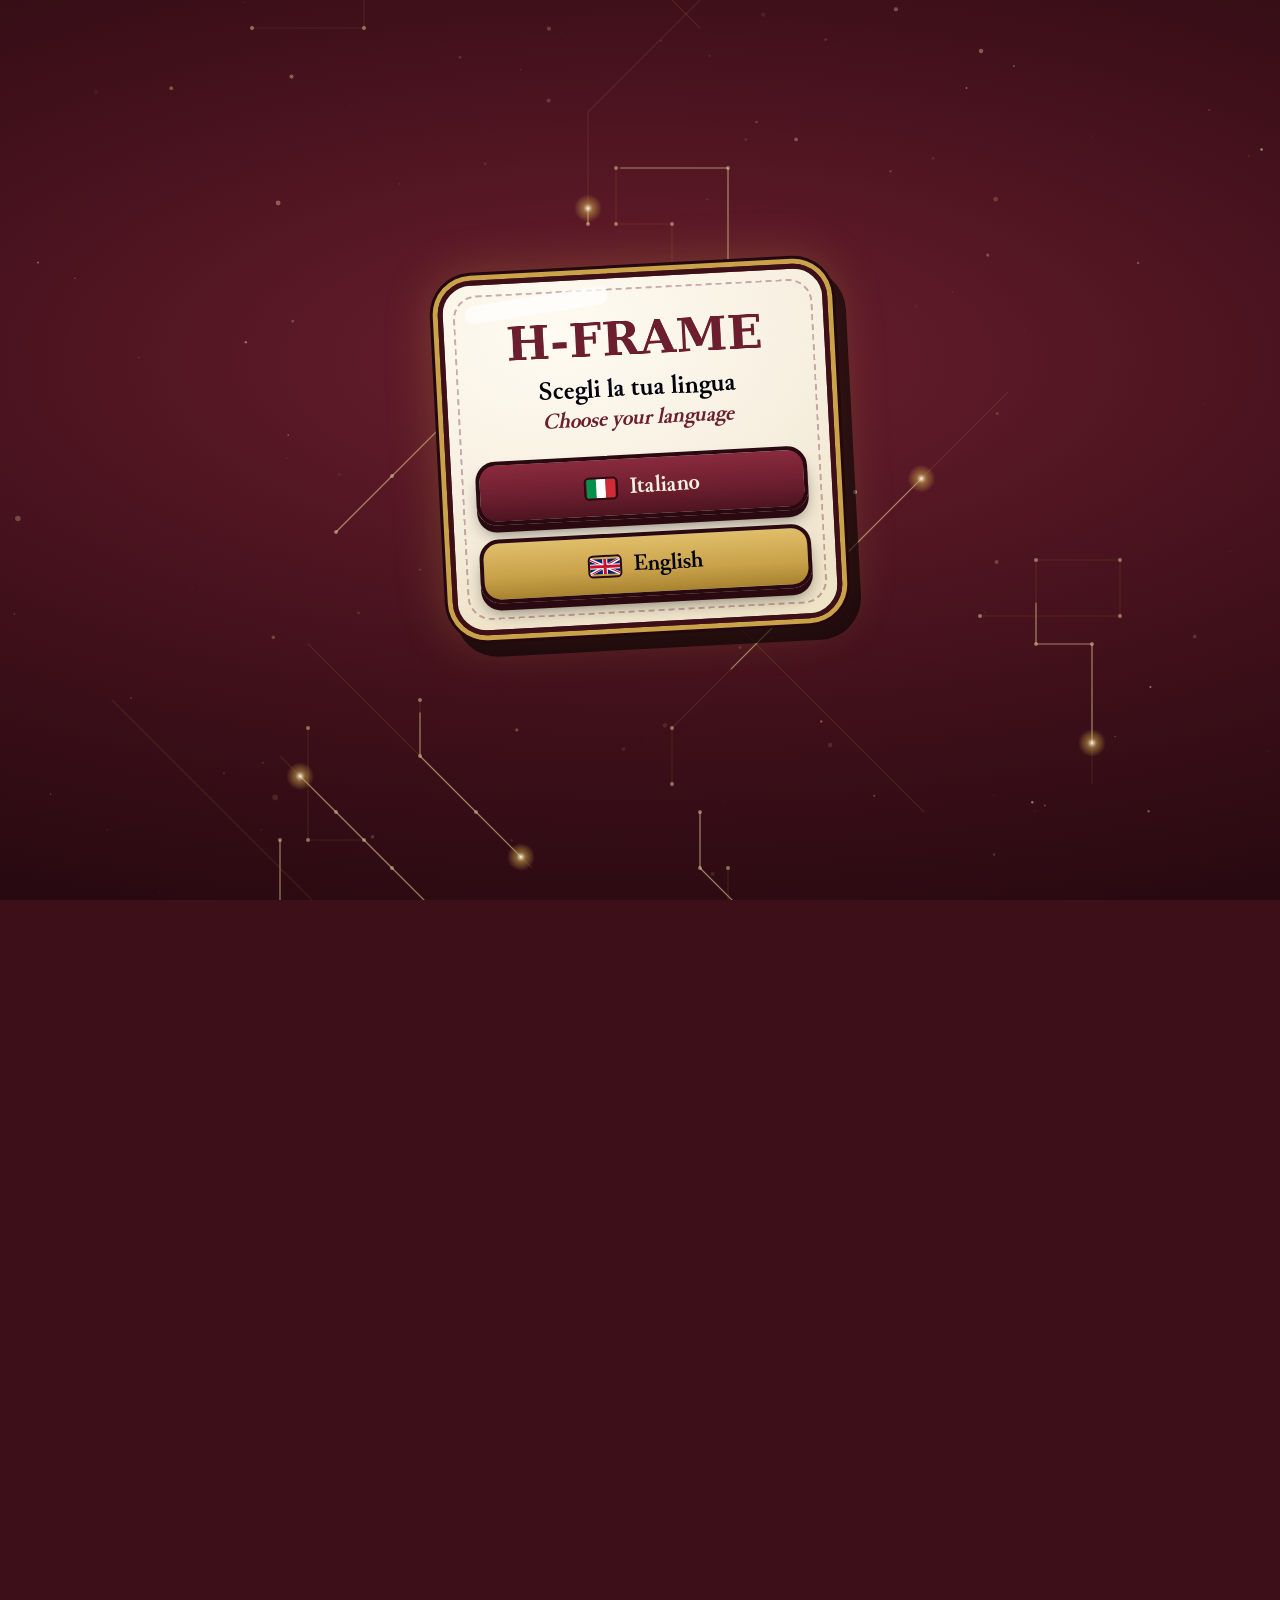
<file: index.html>
<!doctype html>
<html lang="it">
<head>
<meta charset="utf-8">
<meta name="viewport" content="width=device-width, initial-scale=1, viewport-fit=cover">
<title>H-FRAME · AI &amp; Cybersecurity Club · H-FARM College</title>
<meta name="description" content="H-FRAME è il club studentesco di H-FARM College dedicato ad AI e Cybersecurity. Iscriviti, entra nel gruppo e seguici.">
<meta name="theme-color" content="#3D0F19">
<meta property="og:title" content="H-FRAME · AI & Cybersecurity Club">
<meta property="og:description" content="Il club studentesco di H-FARM College per AI e Cybersecurity.">
<meta property="og:image" content="https://gudamee.github.io/h-frame/assets/og-v5.png">
<meta property="og:url" content="https://gudamee.github.io/h-frame/">
<meta property="og:type" content="website">
<meta name="twitter:card" content="summary_large_image">
<link rel="icon" href="assets/favicon-v5.png">
<link rel="apple-touch-icon" href="assets/apple-touch-icon-v5.png">
<link rel="preload" href="assets/fonts/JunicodeVF-Roman-latin.woff2" as="font" type="font/woff2" crossorigin>
<link rel="preload" href="assets/fonts/Silkscreen-Bold.woff2" as="font" type="font/woff2" crossorigin>
<link rel="preload" href="assets/fonts/DejaVuSerif-Bold-sub.woff2" as="font" type="font/woff2" crossorigin>
<link rel="stylesheet" href="assets/style.css?v=20261118a">
<script src="config.js?v=20261118a"></script>
<script src="i18n.js?v=20261118a"></script>
<script>/* evita il flash: sceglie subito se mostrare il badge lingua */
(function(){var l=null;try{l=localStorage.getItem("hframe-lang")}catch(e){}
var q=new URLSearchParams(location.search).get("lang");if(q==="it"||q==="en")l=q;
var d=document.documentElement;if(l==="it"||l==="en"){d.lang=l;d.dataset.lang=l}else{d.classList.add("intro")}})();</script>
</head>
<body>
<canvas id="bg" aria-hidden="true"></canvas>
<div class="progress" aria-hidden="true"><span></span></div>

<!-- Intro: badge scelta lingua (solo alla prima visita) -->
<div class="intro-layer" id="intro" role="dialog" aria-modal="true" aria-labelledby="introTitle">
  <div class="badge-wrap">
    <div class="badge">
      <img class="badge-logo" src="assets/hframe-logo-v5-bordeaux.png" alt="H-FRAME" width="2048" height="316">
      <p class="badge-title" id="introTitle"><span>Scegli la tua lingua</span><span class="slash">/</span><span lang="en">Choose your language</span></p>
      <div class="badge-btns">
        <button type="button" class="pick" data-pick="it"><svg class="flag" viewBox="0 0 3 2" aria-hidden="true"><rect width="1" height="2" fill="#009246"/><rect x="1" width="1" height="2" fill="#fff"/><rect x="2" width="1" height="2" fill="#CE2B37"/></svg><span>Italiano</span></button>
        <button type="button" class="pick" data-pick="en" lang="en"><svg class="flag" viewBox="0 0 60 30" aria-hidden="true"><clipPath id="gbc"><path d="M30,15h30v15zv15h-30zh-30v-15zv-15h30z"/></clipPath><path d="M0,0v30h60v-30z" fill="#012169"/><path d="M0,0 60,30M60,0 0,30" stroke="#fff" stroke-width="6"/><path d="M0,0 60,30M60,0 0,30" clip-path="url(#gbc)" stroke="#C8102E" stroke-width="4"/><path d="M30,0v30M0,15h60" stroke="#fff" stroke-width="10"/><path d="M30,0v30M0,15h60" stroke="#C8102E" stroke-width="6"/></svg><span>English</span></button>
      </div>
    </div>
  </div>
</div>

<!-- Toggle lingua sempre disponibile -->
<div class="lang-toggle" role="group" data-i18n-attr="aria-label:toggleLabel" aria-label="Lingua">
  <button type="button" data-set="it" aria-label="Italiano">IT</button>
  <button type="button" data-set="en" aria-label="English">EN</button>
</div>

<!-- Hero: logo grande; scorrendo si dissolve a pixel + fade + zoom (disegnato nel canvas da JS) -->
<div class="hero-stage" aria-hidden="true">
  <div class="logo-glow"></div>
  <canvas class="banner-cv"></canvas>
  <div class="logo-frame"><span class="corner tl"></span><span class="corner tr"></span><span class="corner bl"></span><span class="corner br"></span></div>
</div>

<main>
  <!-- 1. HERO -->
  <section class="hero" id="top">
    <h1 class="sr-only" aria-label="H-FRAME">H-FRAME</h1>
    <div class="hero-meta">
      <p class="hero-tag" data-i18n="heroTag"><span>AI</span><i>&amp;</i><span>Cybersecurity</span></p>
      <p class="hero-sub" data-i18n="heroSub">Club studentesco · H-FARM College</p>
    </div>
    <a class="scroll-hint" href="#links">
      <span class="sh-txt" data-i18n="scroll">Scorri per i contatti</span>
      <span class="sh-arr" aria-hidden="true">↓</span>
    </a>
  </section>

  <!-- 2. EPOCHE: momento a schermo intero, guidato dallo scroll -->
  <section class="eras" id="epoche" aria-labelledby="erasTitle">
    <div class="eras-pin">
      <div class="eras-glow" aria-hidden="true"></div>
      <div class="era-ticker" aria-hidden="true">
        <span class="era-label"></span>
      </div>
      <h2 class="eras-title" id="erasTitle">
        <span class="eras-lead" data-eras="lead"></span>
        <span class="eras-punch" data-eras="punch"></span>
      </h2>
      <ol class="era-dots" aria-hidden="true"></ol>
    </div>
  </section>

  <!-- Nastro in movimento -->
  <div class="marquee" aria-hidden="true">
    <div class="marquee-track"></div>
  </div>

  <!-- 3. COS'È -->
  <section class="about" id="cose">
    <p class="kicker reveal" data-i18n="kicker1">01 — Cos'è H-FRAME</p>
    <p class="words" data-words data-i18n="about1">
      H-FRAME è il club studentesco di H-FARM College dedicato a <em>AI</em> e <em>Cybersecurity</em>.
    </p>
    <p class="words small" data-words data-i18n="about2">
      Spieghiamo l'intelligenza artificiale in modo semplice, organizziamo workshop con professionisti e aziende e ti aiutiamo a usare strumenti come <em>Cursor</em> e <em>Claude&nbsp;Code</em>.
    </p>
  </section>

  <!-- 4. LINK -->
  <section class="links" id="links">
    <p class="kicker reveal" data-i18n="kicker2">02 — Entra in H-FRAME</p>
    <h2 class="links-title reveal" data-i18n="linksTitle">Tutto quello che ti serve,<br><span>in un tap.</span></h2>
    <nav class="btns" data-i18n-attr="aria-label:navLabel" aria-label="Link H-FRAME">
      <a class="btn b-form primary" data-link="form" href="#form" target="_blank" rel="noopener">
        <span class="ico"><svg viewBox="0 0 24 24"><path d="M8 3h8l1 2h2a1 1 0 0 1 1 1v14a1 1 0 0 1-1 1H5a1 1 0 0 1-1-1V6a1 1 0 0 1 1-1h2l1-2Z"/><path d="M8 11h8M8 15h5"/></svg></span>
        <span class="txt"><strong data-i18n="formT">Compila il form</strong><small data-i18n="formS">Iscriviti al club</small></span>
        <span class="arr">→</span>
      </a>
      <p class="wa-note reveal" data-i18n="waNote">L'iscrizione al gruppo WhatsApp è consigliata per stare al passo con gli eventi.</p>
      <a class="btn b-wa" data-link="whatsapp" href="#whatsapp" target="_blank" rel="noopener">
        <span class="ico"><svg viewBox="0 0 24 24" class="fill"><path d="M12 2.2a9.8 9.8 0 0 0-8.4 14.9L2.2 21.8l4.8-1.3A9.8 9.8 0 1 0 12 2.2Zm0 17.8a8 8 0 0 1-4.1-1.1l-.3-.2-2.9.8.8-2.8-.2-.3A8 8 0 1 1 12 20Zm4.4-6c-.2-.1-1.4-.7-1.7-.8-.2-.1-.4-.1-.5.1l-.8.9c-.1.2-.3.2-.5.1a6.6 6.6 0 0 1-3.3-2.9c-.2-.4.2-.4.7-1.3.1-.2 0-.3 0-.4l-.8-1.8c-.2-.5-.4-.4-.5-.4h-.5a.9.9 0 0 0-.7.3 2.8 2.8 0 0 0-.9 2.1 4.9 4.9 0 0 0 1 2.6 11.2 11.2 0 0 0 4.3 3.8c1.6.7 2.2.7 3 .6a2.6 2.6 0 0 0 1.7-1.2 2.1 2.1 0 0 0 .1-1.2c0-.1-.2-.2-.4-.3Z"/></svg></span>
        <span class="txt"><strong data-i18n="waT">Entra nel gruppo WhatsApp</strong><small data-i18n="waS">Novità, eventi e workshop</small></span>
        <span class="arr">→</span>
      </a>
      <a class="btn b-pr" data-link="presentazione" href="info/">
        <span class="ico"><svg viewBox="0 0 24 24"><circle cx="12" cy="12" r="9"/><path d="M12 11v6"/><circle cx="12" cy="7.6" r=".6" class="dot"/></svg></span>
        <span class="txt"><strong data-i18n="prT">Scopri di più</strong><small data-i18n="prS">Tutto su H-FRAME</small></span>
        <span class="arr">→</span>
      </a>
    </nav>
    <ul class="mails reveal" data-i18n-attr="aria-label:mailsLabel" aria-label="Contatti email">
      <li><span data-i18n="mailAI">Branca AI</span><span class="sep">:</span> <a href="mailto:guglielmo.damele@student.h-farm.com">guglielmo.<wbr>damele<wbr>@student.<wbr>h-farm.<wbr>com</a></li>
      <li><span data-i18n="mailCY">Branca Cybersecurity</span><span class="sep">:</span> <a href="mailto:giovanni.fraternale@student.h-farm.com">giovanni.<wbr>fraternale<wbr>@student.<wbr>h-farm.<wbr>com</a></li>
      <li><span data-i18n="mailSM">Social media</span><span class="sep">:</span> <a href="mailto:aurora.redaelli@student.h-farm.com">aurora.<wbr>redaelli<wbr>@student.<wbr>h-farm.<wbr>com</a></li>
    </ul>
    <div class="socials reveal">
      <span class="pill p-ig" aria-disabled="true"><svg viewBox="0 0 24 24" aria-hidden="true"><rect x="3.5" y="3.5" width="17" height="17" rx="5"/><circle cx="12" cy="12" r="4"/><circle cx="17.2" cy="6.8" r=".9" fill="currentColor"/></svg>Instagram · <span data-i18n="soon">A breve 👀</span></span>
      <span class="pill p-tt" aria-disabled="true"><svg viewBox="0 0 24 24" aria-hidden="true" fill="currentColor" stroke="none"><path d="M16.6 5.82A4.28 4.28 0 0 1 15.54 3h-3.09v12.4a2.59 2.59 0 0 1-2.59 2.5c-1.42 0-2.6-1.16-2.6-2.6 0-1.72 1.66-3.01 3.37-2.48V9.66c-3.45-.46-6.47 2.22-6.47 5.64 0 3.33 2.76 5.7 5.69 5.7 3.14 0 5.69-2.55 5.69-5.7V9.01a7.35 7.35 0 0 0 4.3 1.38V7.3s-1.88.09-3.24-1.48Z"/></svg>TikTok · <span data-i18n="soon">A breve 👀</span></span>
    </div>
  </section>
</main>

<footer class="foot">
  <img class="foot-mark" src="assets/hframe-logo-v5.png" alt="H-FRAME" width="2048" height="316" loading="lazy">
  <p data-i18n="footer">Club studentesco di AI &amp; Cybersecurity · H-FARM College</p>
  <p class="tiny">© <span id="y"></span> H-FRAME</p>
</footer>

<script src="assets/main.js?v=20261118a"></script>
</body>
</html>
</file>
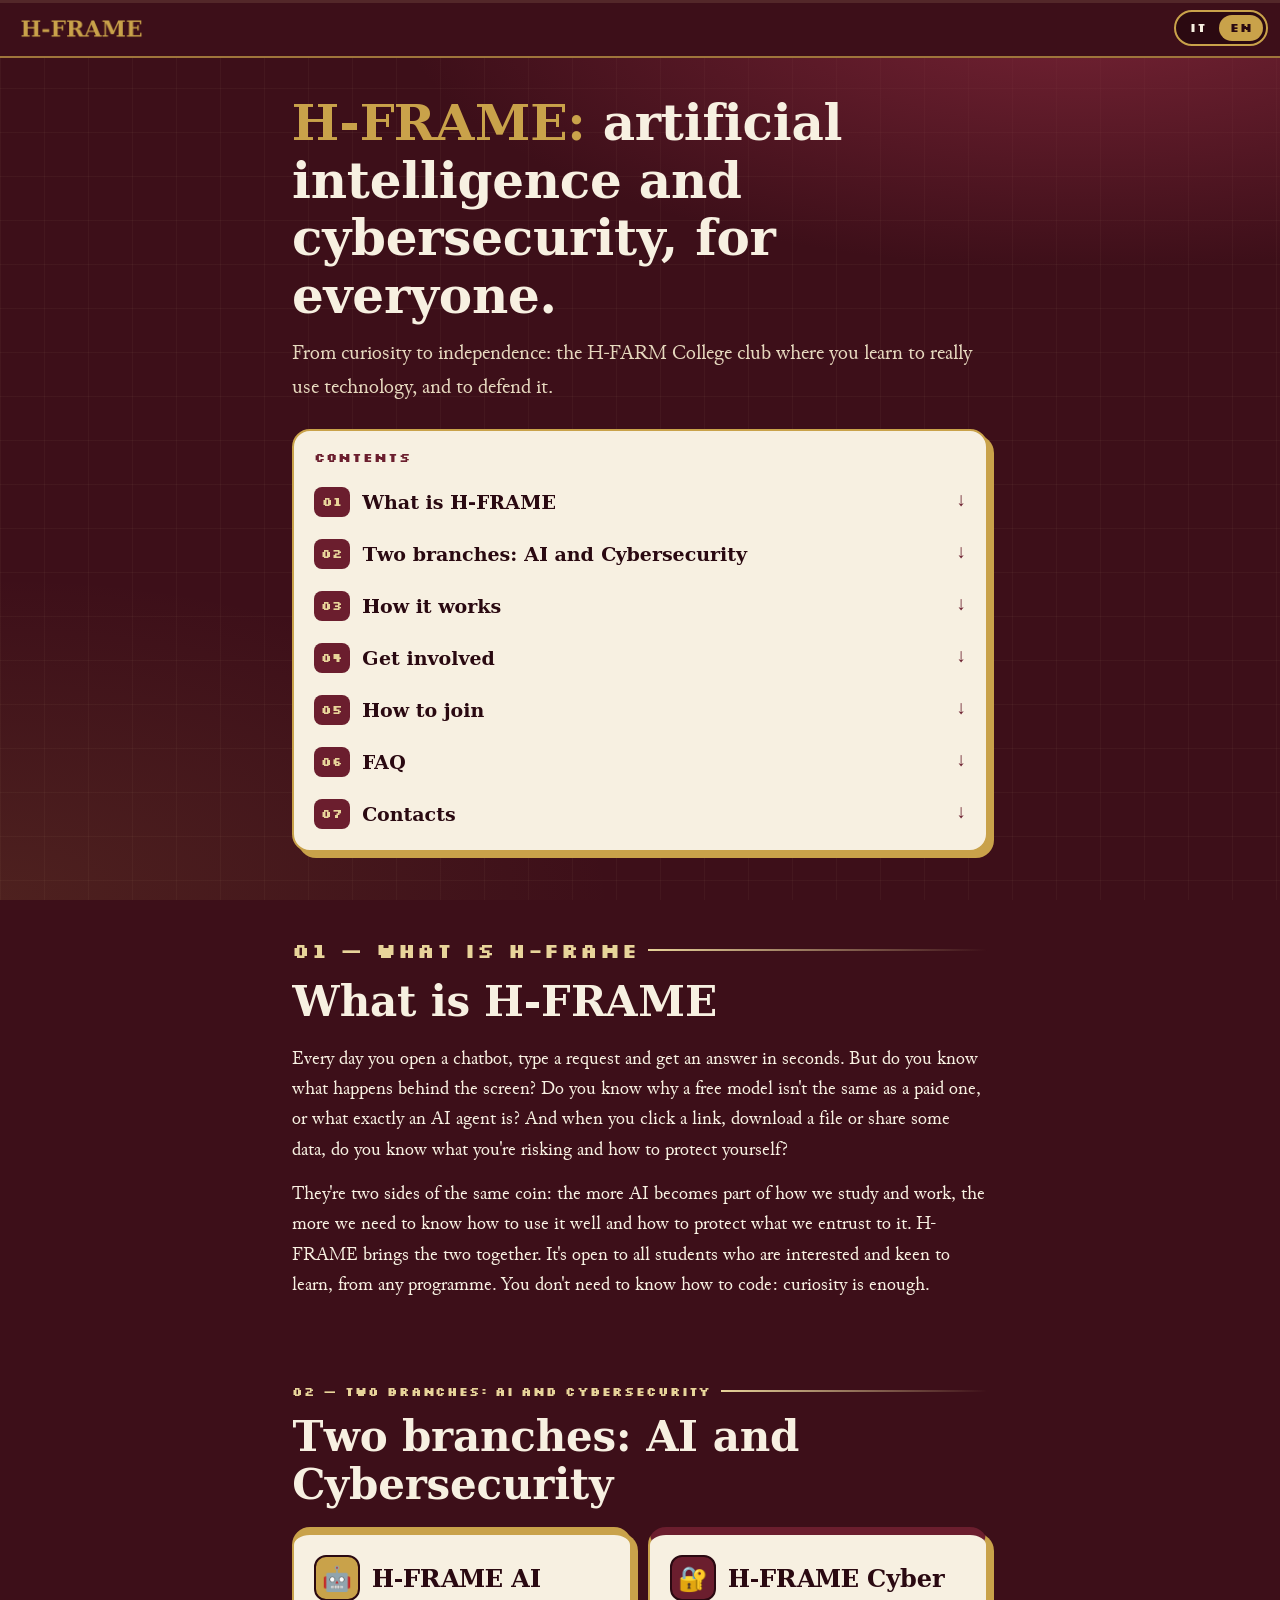
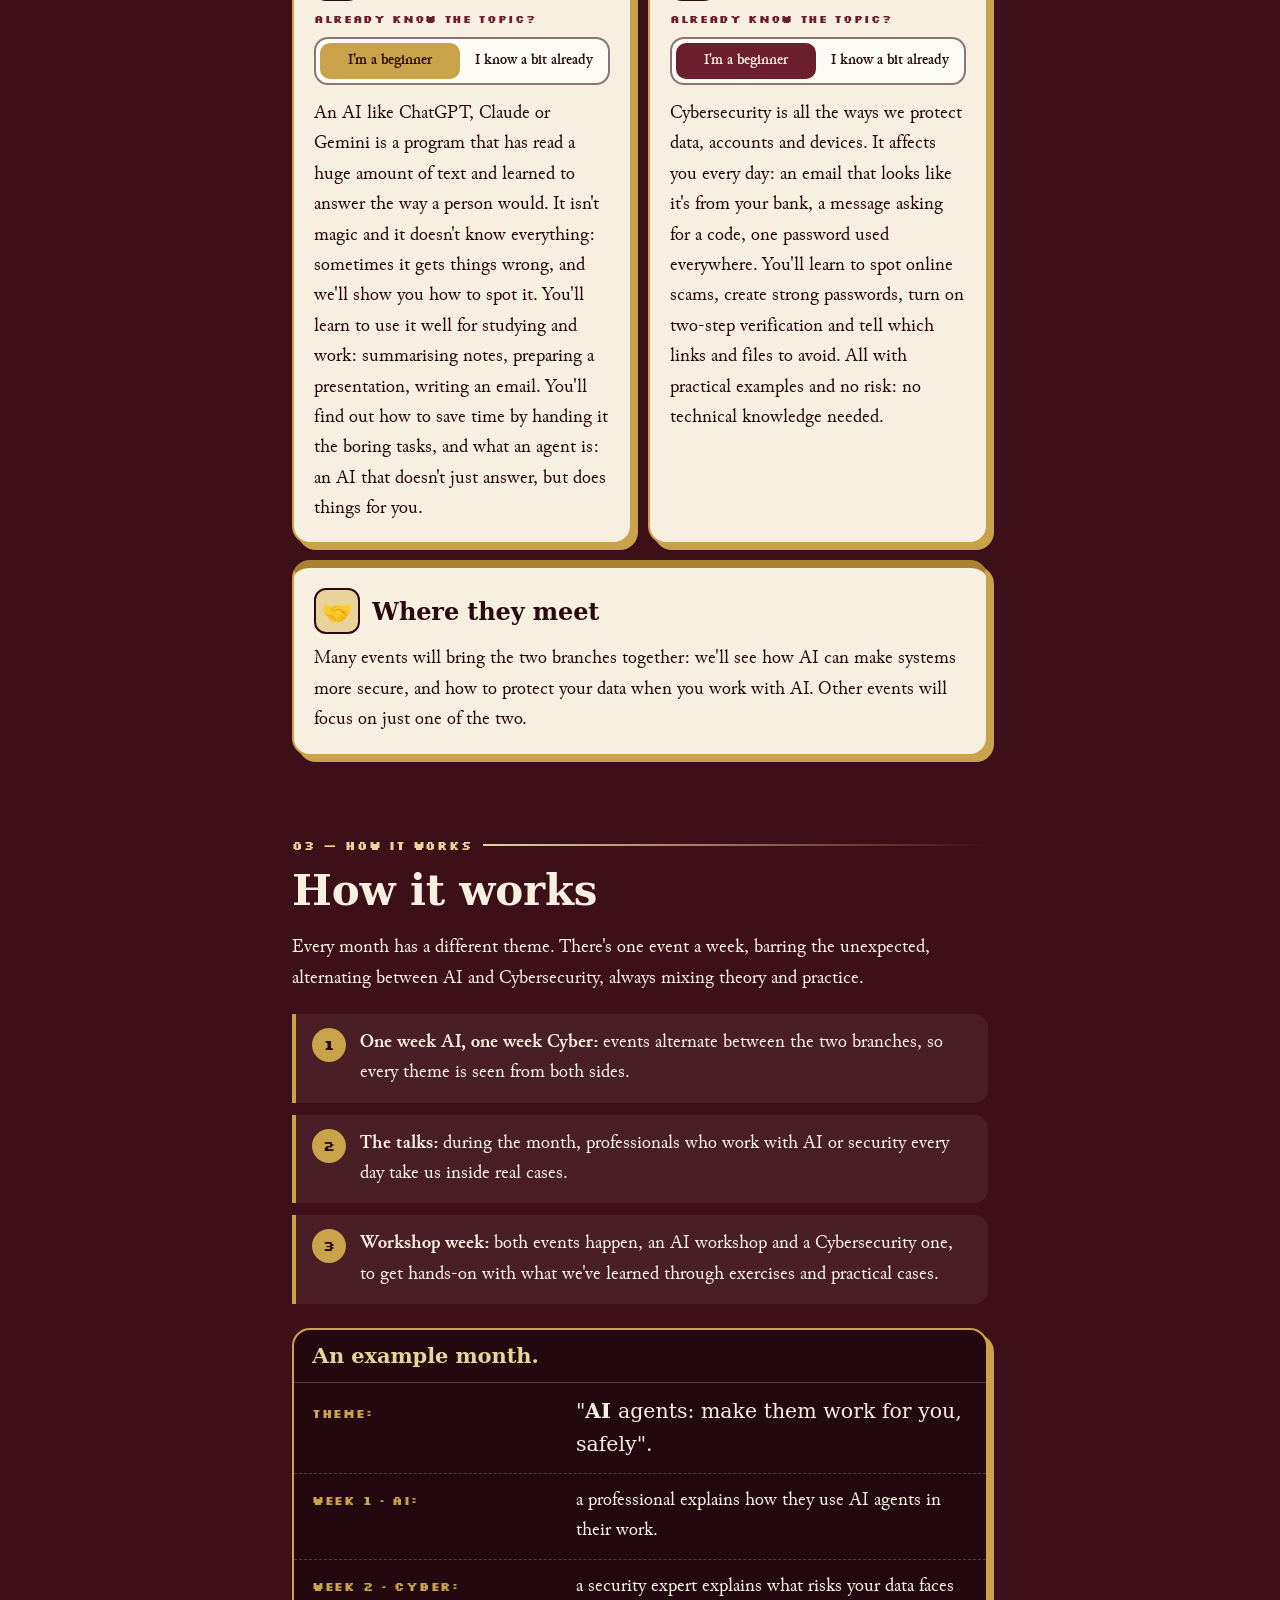
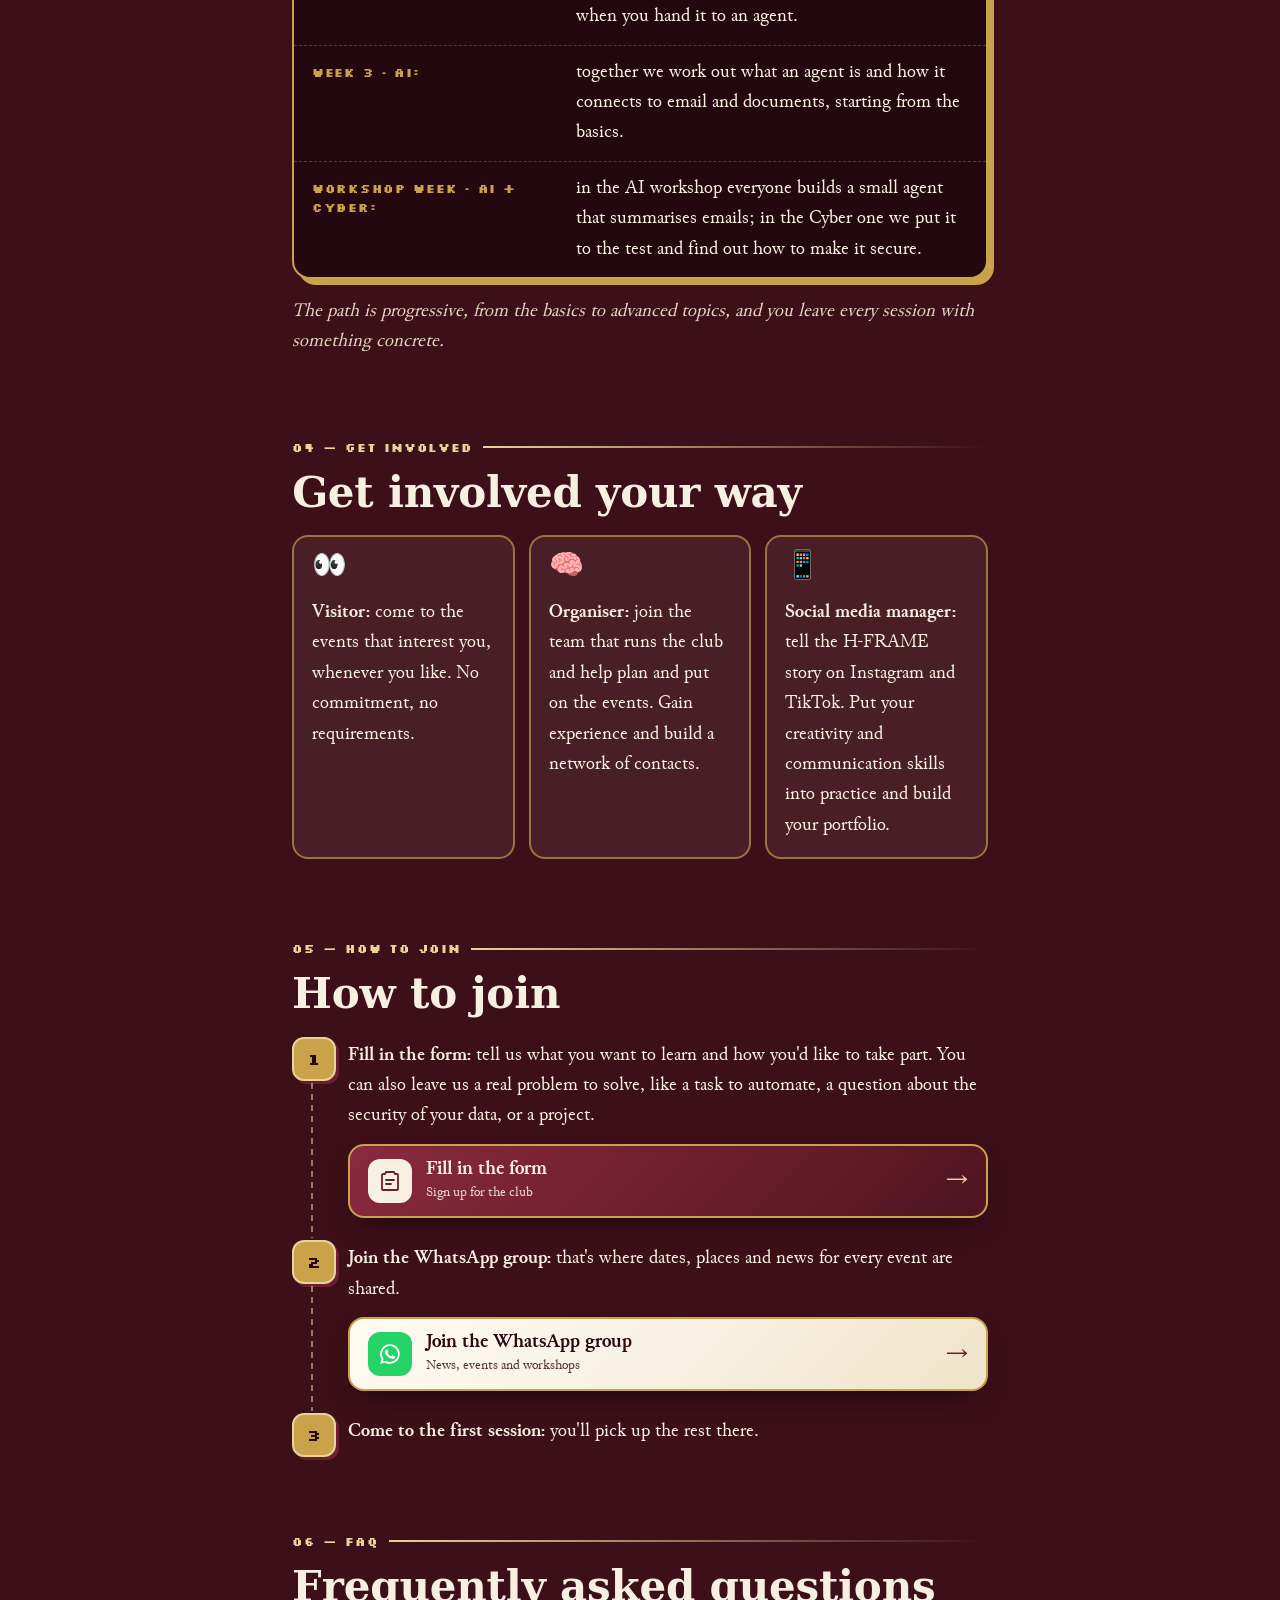
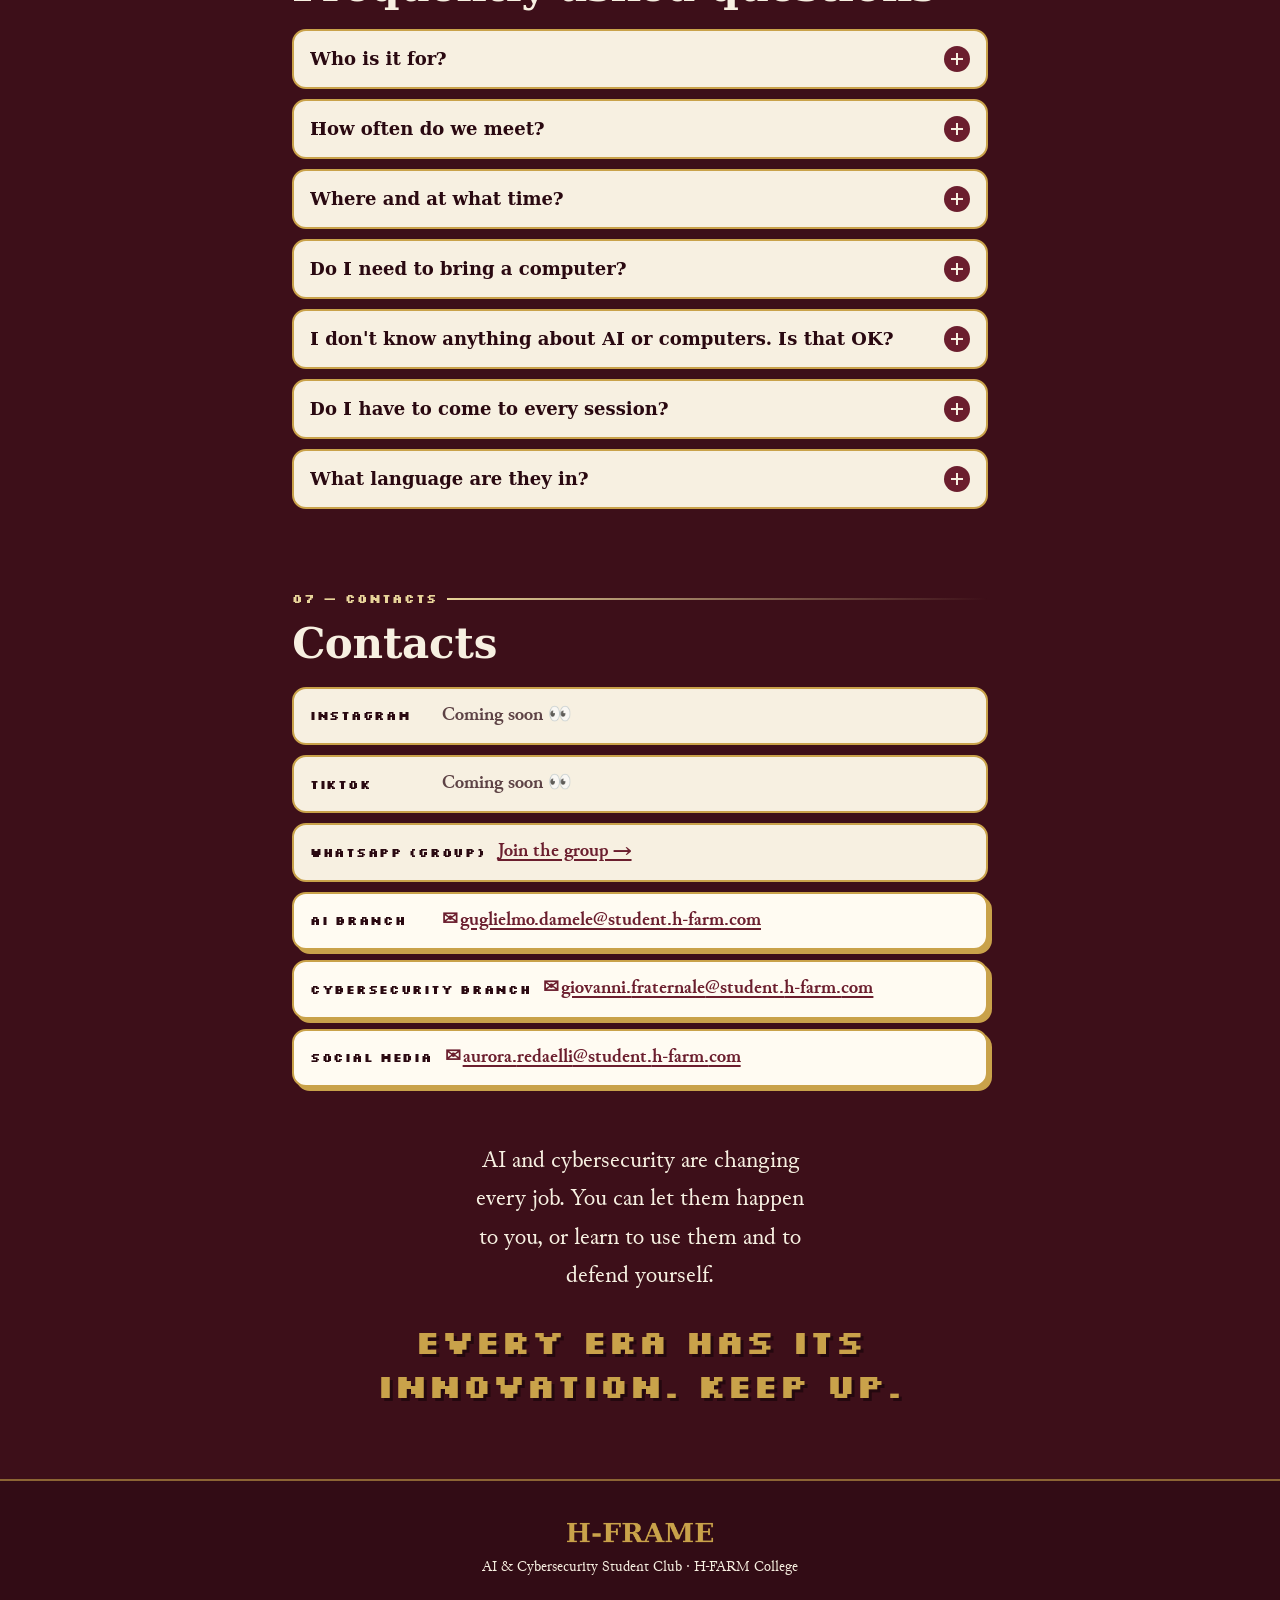
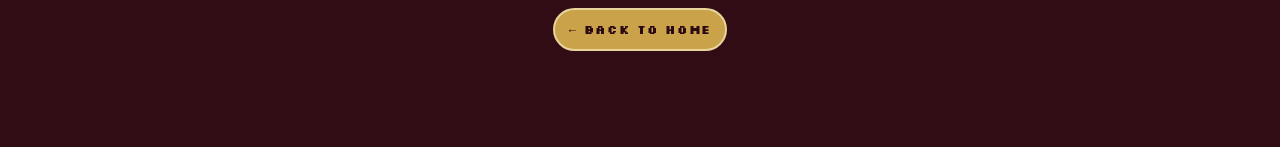
<file: info/index.html>
<!doctype html>
<html lang="it">
<head>
<meta charset="utf-8">
<meta name="viewport" content="width=device-width, initial-scale=1, viewport-fit=cover">
<title>Info · H-FRAME · AI &amp; Cybersecurity Club</title>
<meta name="description" content="Tutto su H-FRAME, il club di H-FARM College per AI e cybersecurity: cos'è, come funziona, come partecipare e come entrare.">
<meta name="theme-color" content="#3D0F19">
<meta property="og:title" content="Info · H-FRAME · AI & Cybersecurity Club">
<meta property="og:description" content="Tutto su H-FRAME: cos'è, come funziona, come partecipare e come entrare.">
<meta property="og:image" content="https://gudamee.github.io/h-frame/assets/og-v5.png">
<meta property="og:url" content="https://gudamee.github.io/h-frame/info/">
<meta property="og:type" content="website">
<meta name="twitter:card" content="summary_large_image">
<link rel="icon" href="../assets/favicon-v5.png">
<link rel="apple-touch-icon" href="../assets/apple-touch-icon-v5.png">
<link rel="preload" href="../assets/fonts/JunicodeVF-Roman-latin.woff2" as="font" type="font/woff2" crossorigin>
<link rel="preload" href="../assets/fonts/DejaVuSerif-Bold-sub.woff2" as="font" type="font/woff2" crossorigin>
<link rel="preload" href="../assets/fonts/Silkscreen-Bold.woff2" as="font" type="font/woff2" crossorigin>
<link rel="stylesheet" href="info.css?v=20261118a">
<script src="../config.js?v=20261118a"></script>
<script src="info-i18n.js?v=20261118a"></script>
<script>/* lingua: stessa scelta della home (localStorage "hframe-lang"), oppure ?lang=it|en */
(function(){var l=null;try{l=localStorage.getItem("hframe-lang")}catch(e){}
var q=new URLSearchParams(location.search).get("lang");if(q==="it"||q==="en")l=q;
if(l!=="it"&&l!=="en")l=(navigator.language||"it").toLowerCase().indexOf("it")===0?"it":"en";
var d=document.documentElement;d.lang=l;d.dataset.lang=l})();</script>
</head>
<body>
<div class="bgfx" aria-hidden="true"></div>
<div class="progress" aria-hidden="true"><span></span></div>

<header class="top">
  <a class="home" href="../" data-i18n-attr="aria-label:home" aria-label="Torna alla home">
    <img src="../assets/hframe-logo-v5.png" alt="H-FRAME" width="2048" height="316">
  </a>
  <div class="lang-toggle" role="group" data-i18n-attr="aria-label:toggleLabel" aria-label="Lingua">
    <button type="button" data-set="it" aria-label="Italiano">IT</button>
    <button type="button" data-set="en" aria-label="English">EN</button>
  </div>
</header>

<main id="content"><!-- contenuto generato da info.js con i testi di info-i18n.js --></main>

<footer class="foot">
  <a class="foot-home" href="../"><img src="../assets/hframe-logo-v5.png" alt="H-FRAME" width="2048" height="316" loading="lazy"></a>
  <p data-i18n="footer">Club studentesco di AI &amp; Cybersecurity · H-FARM College</p>
  <p><a class="back" href="../" data-i18n="backHome">← Torna alla home</a></p>
</footer>

<!-- pulsante "Indice" sempre raggiungibile -->
<button type="button" class="toc-fab" aria-expanded="false" aria-controls="tocSheet">
  <svg viewBox="0 0 24 24" aria-hidden="true"><path d="M4 6h16M4 12h16M4 18h10"/></svg>
  <span class="lbl" data-i18n="tocBtn">Indice</span><span class="cur"></span>
</button>
<div class="toc-sheet" id="tocSheet" hidden>
  <div class="sheet-card" role="dialog" aria-modal="true" aria-labelledby="sheetTitle">
    <div class="sheet-head"><p id="sheetTitle" data-i18n="tocTitle">Indice</p><button type="button" class="sheet-x" data-i18n-attr="aria-label:close" aria-label="Chiudi">✕</button></div>
    <ol class="sheet-list"></ol>
  </div>
</div>

<script src="info.js?v=20261118a"></script>
</body>
</html>
</file>
<file: assets/style.css>
/* =====================================================================
   H-FRAME — brand v5: BORDEAUX & ORO
   Fondo bordeaux profondo #3D0F19 / bordeaux #6B1E2E, oro #C9A24A / oro chiaro #E8D49A,
   avorio #F7F0E1 per testo e superfici chiare, inchiostro #2A0911 sulle superfici chiare.
   ===================================================================== */
:root{
  /* riga verde */
  --white:#FFFFFF; --sage-l:#E8D49A; --sage:#C9A24A; --green:#C9A24A; --green-d:#E8D49A; --black:#2A0911;
  --bx:#6B1E2E; --bx-l:#8A2A3E; --bx-d:#3D0F19; --bx-dd:#24080F; --gold:#C9A24A; --gold-l:#E8D49A; --gold-d:#A8832F;
  --ivory:#F7F0E1; --muted:#E6D8BE; --ink:#2A0911;
  /* riga indaco */
  --lav:#E6D8BE; --peri:#686B98; --indigo:#494B75; --navy:#23254E;   /* indaco (usato per il pulsante Form) */
  --navy-d:#0F1031; --ink:#02020F;
  --indigo-brand:#343A78; --navy-brand:#11143C; /* indaco/navy del brief */
  --bg:#3D0F19; --bg-l:#6B1E2E; --ink-txt:#F7F0E1;
  --p:0;              /* 0 → 1 mentre il logo dell'hero sparisce (aggiornato da JS) */
  --ease:cubic-bezier(.2,.8,.2,1);
  --serif:"Junicode",Georgia,"Times New Roman",serif;
  --pixel:"Silkscreen","Courier New",monospace;
}
@font-face{font-family:"Junicode";src:url(fonts/JunicodeVF-Roman-latin.woff2) format("woff2");font-weight:300 700;font-stretch:75% 125%;font-display:swap}
@font-face{font-family:"Silkscreen";src:url(fonts/Silkscreen-Regular.woff2) format("woff2");font-weight:400;font-display:swap}
@font-face{font-family:"HFrame Serif";src:url(fonts/DejaVuSerif-Bold-sub.woff2) format("woff2");font-weight:700;font-display:block}
@font-face{font-family:"Silkscreen";src:url(fonts/Silkscreen-Bold.woff2) format("woff2");font-weight:700;font-display:swap}

*{box-sizing:border-box;margin:0;padding:0}
html{-webkit-text-size-adjust:100%;overflow-x:clip}
body{font-family:var(--serif);color:var(--ivory);background:var(--bg);overflow-x:clip;-webkit-font-smoothing:antialiased}
.sr-only{position:absolute;width:1px;height:1px;overflow:hidden;clip:rect(0 0 0 0)}
a{color:inherit;text-decoration:none}
.wordmark{font-family:var(--pixel);font-weight:700;letter-spacing:0;line-height:1}

/* ---------- sfondo animato ---------- */
#bg{position:fixed;inset:0;width:100%;height:100%;z-index:0;display:block;
  background:radial-gradient(120% 70% at 50% 40%,var(--bg-l) 0%,var(--bg) 60%,var(--bx-dd) 100%)}
.progress{position:fixed;top:0;left:0;right:0;height:3px;z-index:50;background:rgba(232,212,154,.12)}
.progress span{display:block;height:100%;width:100%;transform-origin:0 50%;transform:scaleX(0);
  background:linear-gradient(90deg,var(--bx-l),var(--gold),var(--gold-l));box-shadow:0 0 10px rgba(201,162,74,.6)}

/* ---------- hero: logo ---------- */
.hero-stage{position:fixed;inset:0;z-index:2;pointer-events:none;overflow:hidden;visibility:visible}
.banner-cv{position:absolute;inset:0;width:100%;height:100%;display:block}
.logo-glow{position:absolute;left:50%;top:45%;width:min(110vw,1200px);aspect-ratio:2.4;translate:-50% -50%;border-radius:50%;
  background:radial-gradient(closest-side,rgba(138,42,62,.9),rgba(107,30,46,.45) 45%,rgba(107,30,46,0) 75%);
  opacity:calc(1 - var(--p) * 1.3);animation:pulse 4s ease-in-out infinite}
@keyframes pulse{0%,100%{scale:.92}50%{scale:1.06}}
.logo-frame{position:absolute;opacity:calc(1 - var(--p) * 1.6)}
.corner{position:absolute;width:clamp(18px,4vw,44px);aspect-ratio:1;border:0 solid var(--gold);animation:cornerIn 1.2s var(--ease) both}
.corner.tl{top:0;left:0;border-top-width:3px;border-left-width:3px}
.corner.tr{top:0;right:0;border-top-width:3px;border-right-width:3px}
.corner.bl{bottom:0;left:0;border-bottom-width:3px;border-left-width:3px}
.corner.br{bottom:0;right:0;border-bottom-width:3px;border-right-width:3px}
@keyframes cornerIn{from{opacity:0;scale:1.8}to{opacity:1;scale:1}}

main,footer{position:relative;z-index:3}

/* ---------- hero ---------- */
.hero{position:relative;height:100svh;min-height:560px;display:flex;flex-direction:column;align-items:center;justify-content:flex-end;
  padding:0 24px calc(28px + env(safe-area-inset-bottom));text-align:center}
.hero-meta{position:absolute;left:0;right:0;top:calc(45% + var(--word-h, 40px) / 2 + var(--frame-pad, 16px) + 22px);
  opacity:calc(1 - var(--p) * 4);padding:0 16px}
.hero-tag{font-family:var(--pixel);font-weight:700;font-size:clamp(13px,3.6vw,18px);letter-spacing:.12em;text-transform:uppercase;
  display:flex;gap:.6em;justify-content:center;animation:fadeUp 1s .5s var(--ease) backwards}
.hero-tag i{font-style:normal;color:var(--green)}
.hero-sub{margin-top:8px;font-size:clamp(15px,4vw,18px);color:var(--muted);animation:fadeUp 1s .7s var(--ease) backwards}
@keyframes fadeUp{from{opacity:0;transform:translateY(18px)}to{opacity:1;transform:none}}
/* invito a scorrere: pillola oro con freccia che rimbalza */
.scroll-hint{display:inline-flex;align-items:center;gap:10px;padding:11px 20px 11px 22px;border:2px solid var(--gold);border-radius:999px;
  background:rgba(36,8,15,.6);color:var(--gold-l);font-family:var(--serif);font-weight:700;font-size:clamp(16px,4.3vw,19px);letter-spacing:.01em;
  box-shadow:0 0 0 4px rgba(201,162,74,.12),0 10px 26px -10px rgba(0,0,0,.7);-webkit-tap-highlight-color:transparent;
  opacity:calc(1 - var(--p) * 6);animation:fadeUp 1s 1.2s backwards,hintBounce 2s 2.2s ease-in-out infinite;
  transition:background .25s,color .25s,border-color .25s}
.scroll-hint:hover,.scroll-hint:focus-visible{background:var(--gold);color:var(--ink);border-color:var(--gold-l);outline:none}
.sh-arr{display:inline-grid;place-items:center;width:28px;height:28px;border-radius:50%;background:var(--gold);color:var(--ink);font-size:17px;line-height:1;
  animation:arrBounce 1s ease-in-out infinite}
.scroll-hint:hover .sh-arr,.scroll-hint:focus-visible .sh-arr{background:var(--ink);color:var(--gold-l)}
@keyframes hintBounce{0%,60%,100%{transform:translateY(0)}30%{transform:translateY(-6px)}45%{transform:translateY(0)}52%{transform:translateY(-2px)}}
@keyframes arrBounce{0%,100%{transform:translateY(-2px)}50%{transform:translateY(3px)}}

/* ---------- epoche (momento a schermo intero) ---------- */
.eras{position:relative;height:220vh;--e:0;--in:0}
.eras-pin{position:sticky;top:0;height:100svh;display:flex;flex-direction:column;justify-content:center;align-items:center;
  padding:80px 22px 60px;text-align:center;overflow:hidden}
.eras-glow{position:absolute;left:50%;top:50%;width:150vmax;height:150vmax;translate:-50% -50%;pointer-events:none;z-index:-1;
  background:radial-gradient(closest-side,rgba(138,42,62,calc(.35 + var(--e) * .45)),rgba(201,162,74,calc(.05 + var(--e) * .14)) 40%,rgba(201,162,74,0) 70%);
  scale:calc(.5 + var(--e) * .7);opacity:var(--in)}
.era-ticker{height:44px;margin-bottom:clamp(18px,4vh,40px);display:grid;place-items:center;perspective:400px;opacity:var(--in)}
.era-label{display:inline-block;font-family:var(--pixel);font-weight:700;font-size:clamp(13px,3.6vw,18px);letter-spacing:.06em;text-transform:uppercase;
  padding:10px 16px;border:2px solid var(--gold);border-radius:999px;color:var(--ivory);background:rgba(36,8,15,.55)}
.era-label.flip{animation:eraFlip .5s var(--ease)}
@keyframes eraFlip{from{transform:rotateX(-90deg) translateY(10px);opacity:0}to{transform:none;opacity:1}}
.era-label.now{color:var(--ink);background:var(--gold);border-color:var(--gold-l);
  box-shadow:0 0 0 4px rgba(201,162,74,.25),0 0 36px rgba(201,162,74,.6);animation:eraFlip .5s var(--ease),nowPulse 1.6s .5s ease-in-out infinite}
@keyframes nowPulse{50%{box-shadow:0 0 0 8px rgba(201,162,74,.15),0 0 56px rgba(201,162,74,.85)}}
.eras-title{display:flex;flex-direction:column;gap:clamp(10px,2.5vh,26px);max-width:1100px;font-weight:700}
.eras-lead{font-size:clamp(44px,12.4vw,112px);line-height:1;letter-spacing:-.015em;color:var(--ivory)}
.eras-punch{font-family:var(--pixel);font-size:clamp(34px,10.5vw,104px);line-height:1;color:var(--green);
  text-shadow:3px 3px 0 var(--bx-dd),0 0 30px rgba(201,162,74,.45)}
.ew{display:inline-block;--t:0}
.ew>span{display:inline-block;opacity:calc(.06 + var(--t) * .94);
  transform:translateY(calc((1 - var(--t)) * .45em)) scale(calc(.85 + var(--t) * .15));transform-origin:50% 100%}
.ew.pw>span{transform:translateY(calc((1 - var(--t)) * .3em)) scale(calc(1.6 - var(--t) * .6))}
.era-dots{list-style:none;display:flex;gap:10px;margin-top:clamp(26px,6vh,56px);opacity:var(--in)}
.era-dots li{width:10px;height:10px;border-radius:2px;background:rgba(232,212,154,.18);transition:background .3s,transform .3s,box-shadow .3s}
.era-dots li.on{background:var(--green)}
.era-dots li.cur{transform:scale(1.4);box-shadow:0 0 12px var(--green)}
.era-dots li.now.on{background:var(--ivory);box-shadow:0 0 16px var(--green)}

/* ---------- marquee ---------- */
.marquee{overflow:hidden;border-block:2px solid var(--gold);background:var(--bx);
  padding:14px 0;transform:rotate(-3deg) scale(1.08);margin:6vh 0;
  box-shadow:0 12px 30px -10px rgba(0,0,0,.55)}
.marquee-track{display:flex;width:max-content;gap:22px;align-items:center;will-change:transform;
  font-family:var(--pixel);font-weight:700;font-size:clamp(18px,5.2vw,34px);letter-spacing:.02em;color:var(--gold-l);
  text-shadow:0 0 14px rgba(201,162,74,.4)}
.marquee-track span.o{color:transparent;-webkit-text-stroke:1.2px var(--sage);text-shadow:none}
.marquee-track b{font-size:.5em;color:var(--sage)}

/* ---------- sezioni ---------- */
.about,.links{max-width:760px;margin:0 auto;padding:12vh 24px}
.about{min-height:100svh;display:flex;flex-direction:column;justify-content:center;gap:28px}
.kicker{font-family:var(--pixel);font-size:12px;letter-spacing:.08em;text-transform:uppercase;color:var(--gold);font-weight:700}
.words{font-size:clamp(30px,8.4vw,54px);line-height:1.12;font-weight:700;letter-spacing:-.005em}
.words.small{font-size:clamp(21px,5.6vw,30px);font-weight:400;line-height:1.4;color:var(--muted)}
.words .w{display:inline-block;opacity:.12;transform:translateY(.25em);
  transition:opacity .3s var(--ease),transform .35s var(--ease),filter .3s var(--ease),color .3s}
.words .w.on{opacity:1;transform:none}
.words em{font-style:normal}
.words .w.g{color:var(--green);font-style:italic}
.motto{margin-top:8px;padding-left:16px;border-left:3px solid var(--green);font-size:clamp(18px,4.8vw,24px);color:var(--lav)}
.motto strong{color:var(--sage-l);font-weight:700}

.reveal{opacity:0;transform:translateY(24px);transition:opacity .55s var(--ease),transform .55s var(--ease)}
.reveal.in{opacity:1;transform:none}

.links{min-height:100svh;padding-bottom:10vh}
.links-title{font-size:clamp(34px,9.4vw,60px);line-height:1.04;font-weight:700;margin:14px 0 32px}
.links-title span{font-style:italic;background:linear-gradient(100deg,var(--gold-d),var(--gold) 40%,#F3E4B5 50%,var(--gold) 60%,var(--gold-d));
  -webkit-background-clip:text;background-clip:text;color:transparent;background-size:200% 100%;animation:shine 4s linear infinite}
@keyframes shine{to{background-position:-200% 0}}

.btns{display:grid;gap:14px}
.btn{position:relative;overflow:hidden;display:flex;align-items:center;gap:16px;min-height:84px;padding:16px 20px;
  border-radius:18px;border:1.5px solid rgba(201,162,74,.55);
  background:linear-gradient(135deg,var(--bx-l),var(--bx));
  
  box-shadow:0 14px 28px -14px rgba(0,0,0,.7);
  opacity:0;transform:translate3d(0,50px,0) rotateX(18deg) scale(.96);transform-origin:50% 100%;
  transition:opacity .55s var(--ease),transform .55s var(--ease),border-color .3s,background .3s,box-shadow .3s;
  -webkit-tap-highlight-color:transparent;isolation:isolate}
.btn.in{opacity:1;transform:translate3d(0,0,0) rotateX(0) scale(1)}
.btn::before{content:"";position:absolute;inset:0;z-index:-1;
  background:linear-gradient(110deg,transparent 30%,rgba(232,212,154,.3) 50%,transparent 70%);
  transform:translateX(-120%);transition:transform .9s var(--ease)}
.btn.in::before{animation:sweep 1.1s .2s var(--ease) both}
@keyframes sweep{from{transform:translateX(-120%)}to{transform:translateX(120%)}}
.btn:hover,.btn:focus-visible{border-color:var(--gold-l);box-shadow:0 18px 40px -14px rgba(201,162,74,.55),inset 0 1px 0 rgba(232,212,154,.3);outline:none}
.btn:hover::before{transform:translateX(120%)}
.btn:active{transform:scale(.97)!important;transition-duration:.12s}
.btn.primary{background:linear-gradient(135deg,var(--bx-l),var(--bx) 55%,#4E1420);color:var(--ivory);border-color:var(--gold)}
.btn.primary .ico{background:var(--ivory);color:var(--bx)}
.btn.primary small{color:rgba(255,255,255,.85)}
.btn.primary .arr{color:var(--white)}
.ico{flex:none;width:50px;height:50px;border-radius:14px;display:grid;place-items:center;background:rgba(201,162,74,.16);color:var(--gold-l);
  transition:transform .4s var(--ease)}
.ico svg{width:26px;height:26px;fill:none;stroke:currentColor;stroke-width:1.8;stroke-linecap:round;stroke-linejoin:round}
.btn:hover .ico{transform:rotate(-8deg) scale(1.08)}
.txt{flex:1;display:flex;flex-direction:column;gap:2px;min-width:0}
.txt strong{font-size:clamp(18px,4.9vw,22px);font-weight:700;line-height:1.15}
.txt small{font-size:14.5px;color:var(--lav)}
.lang{display:inline-block;padding:0 6px;border:1px solid currentColor;border-radius:5px;font-family:var(--pixel);font-size:10px;font-weight:700;color:inherit;line-height:16px}
.arr{font-size:22px;color:var(--sage-l);transition:transform .35s var(--ease)}
.btn:hover .arr{transform:translateX(6px)}
.ripple{position:absolute;border-radius:50%;pointer-events:none;background:rgba(232,212,154,.45);transform:scale(0);animation:ripple .7s ease-out forwards;z-index:-1}
@keyframes ripple{to{transform:scale(4);opacity:0}}

/* ---------- identità colore dei 5 pulsanti ---------- */
.ico svg.fill{fill:currentColor;stroke:none}
.ico svg .dot{fill:currentColor}
.btn.b-form,.btn.b-wa,.btn.b-ig,.btn.b-tt,.btn.b-pr{backdrop-filter:none;-webkit-backdrop-filter:none}
/* Form: bordeaux, bordo oro, testo avorio */
.btn.b-form{background:linear-gradient(135deg,var(--bx-l),var(--bx) 55%,#4E1420);color:var(--ivory);border-color:var(--gold)}
.btn.b-form .ico{background:var(--ivory);color:var(--bx)}
.btn.b-form small{color:rgba(247,240,225,.88)}
.btn.b-form .arr{color:var(--gold-l)}
/* WhatsApp: superficie avorio, icona col verde WhatsApp (riconoscibile), testo inchiostro */
.btn.b-wa{background:linear-gradient(135deg,#FFFBF2,var(--ivory) 55%,#EFE3C8);color:var(--ink);border-color:var(--gold)}
.btn.b-wa .ico{background:#25D366;color:#fff}
.btn.b-wa small{color:rgba(42,9,17,.8)}
.btn.b-wa .arr{color:var(--bx)}
.btn.b-wa:hover,.btn.b-wa:focus-visible{border-color:var(--gold-l);box-shadow:0 18px 40px -14px rgba(232,212,154,.55)}
/* Instagram: gradiente ufficiale */
.btn.b-ig{background:linear-gradient(120deg,#F58529,#DD2A7B 50%,#8134AF);color:#fff;border-color:#5E1F80}
.btn.b-ig strong,.btn.b-ig small{text-shadow:0 1px 3px rgba(0,0,0,.35)}
.btn.b-ig .ico{background:rgba(255,255,255,.95);color:#DD2A7B}
.btn.b-ig small{color:#fff}
.btn.b-ig .arr{color:#fff}
.btn.b-ig:hover,.btn.b-ig:focus-visible{border-color:#000;box-shadow:0 18px 40px -14px rgba(221,42,123,.75)}
/* TikTok: nero con accenti ciano/rosa sfalsati */
.btn.b-tt{background:#000;color:#fff;border-color:#000;box-shadow:-3px -3px 0 #25F4EE,3px 3px 0 #FE2C55,0 14px 30px -12px rgba(0,0,0,.8)}
.btn.b-tt strong{text-shadow:-1.5px -1px 0 #25F4EE,1.5px 1px 0 #FE2C55}
.btn.b-tt small{color:rgba(255,255,255,.75)}
.btn.b-tt .ico{background:#121212;color:#fff}
.btn.b-tt .arr{color:#fff;text-shadow:-1.5px 0 #25F4EE,1.5px 0 #FE2C55}
.tt-logo .c{fill:#25F4EE}.tt-logo .m{fill:#FE2C55}.tt-logo .w{fill:#fff}
.btn.b-tt:hover,.btn.b-tt:focus-visible{border-color:#000;box-shadow:-5px -5px 0 #25F4EE,5px 5px 0 #FE2C55,0 18px 36px -12px rgba(0,0,0,.9)}
.btn.b-tt::before{background:linear-gradient(110deg,transparent 30%,rgba(37,244,238,.22) 45%,rgba(254,44,85,.22) 55%,transparent 70%)}
/* Scopri di più: oro, testo inchiostro bordeaux */
.btn.b-pr{background:linear-gradient(135deg,var(--gold-l),var(--gold) 55%,var(--gold-d));color:var(--ink);border-color:var(--gold-l)}
.btn.b-pr .ico{background:var(--bx-d);color:var(--gold-l)}
.btn.b-pr small{color:rgba(42,9,17,.85)}
.btn.b-pr .lang{color:var(--ink)}
.btn.b-pr .arr{color:var(--bx-d)}
.btn.b-pr:hover,.btn.b-pr:focus-visible{border-color:var(--ivory);box-shadow:0 18px 40px -14px rgba(201,162,74,.75)}
.btn.b-form:hover,.btn.b-form:focus-visible{border-color:var(--gold-l);box-shadow:0 18px 40px -14px rgba(201,162,74,.55)}
.btn.b-ig::before,.btn.b-wa::before,.btn.b-pr::before,.btn.b-form::before{background:linear-gradient(110deg,transparent 30%,rgba(255,255,255,.35) 50%,transparent 70%)}
.btns .ripple{background:rgba(255,255,255,.45)}
.btn.b-wa,.btn.b-pr,.btn.b-form,.btn.b-ig{border-width:2px}
@media (min-width:900px){.btn.b-pr{grid-column:1 / -1}}
/* nota sopra il pulsante WhatsApp */
.wa-note{margin:6px 4px -6px;font-size:15px;line-height:1.4;color:var(--gold-l);font-style:italic}
.wa-note::before{content:"★ ";font-style:normal;color:var(--gold)}
@media (min-width:900px){
  .wa-note{grid-column:2;grid-row:1;align-self:end;margin:0 4px -8px}
  .btn.b-form{grid-column:1;grid-row:2}.btn.b-wa{grid-column:2;grid-row:2}
}
/* email di contatto sotto i pulsanti */
.mails{list-style:none;margin:28px auto 0;padding:0;text-align:center;font-size:14px;line-height:1.5;color:rgba(247,240,225,.8);display:grid;gap:6px;max-width:100%}
.mails li{overflow-wrap:anywhere}
@media (max-width:520px){.mails{gap:10px}.mails li>span{display:block;margin-bottom:1px}.mails li>.sep{display:none}}
.mails span{font-family:var(--pixel);font-size:11px;letter-spacing:.06em;text-transform:uppercase;color:var(--gold)}
.mails a{color:var(--gold-l);font-weight:600;text-decoration:underline;text-decoration-thickness:1px;text-underline-offset:3px}
.mails a:hover,.mails a:focus-visible{color:var(--ivory)}
/* Instagram / TikTok: in arrivo, non cliccabili */
.socials{display:flex;flex-wrap:wrap;justify-content:center;gap:10px;margin-top:16px}
.pill{display:inline-flex;align-items:center;gap:7px;padding:6px 12px 6px 9px;border-radius:999px;font-size:12.5px;font-weight:700;line-height:1.2;color:#fff;cursor:default;user-select:none;white-space:nowrap}
.pill svg{width:16px;height:16px;flex:none;fill:none;stroke:currentColor;stroke-width:2}
.pill.p-ig{background:linear-gradient(120deg,#F58529,#DD2A7B 50%,#8134AF);border:1.5px solid #5E1F80;text-shadow:0 1px 2px rgba(0,0,0,.3)}
.pill.p-tt{background:#000;border:1.5px solid #000;box-shadow:-2px -2px 0 #25F4EE,2px 2px 0 #FE2C55}

/* ---------- footer ---------- */
.foot{text-align:center;padding:48px 24px calc(40px + env(safe-area-inset-bottom));border-top:2px solid rgba(201,162,74,.6);
  background:rgba(36,8,15,.4)}
.foot-mark{display:block;width:170px;height:auto;margin:0 auto 14px}
.foot p{font-size:14px;letter-spacing:.06em;color:var(--muted)}
.foot .tiny{margin-top:6px;font-size:12px;opacity:.75}

@media (min-width:900px){
  .btns{grid-template-columns:1fr 1fr;gap:18px}
  .btn{min-height:110px}
  .about,.links{max-width:960px}
}

/* ---------- intro: badge lingua ---------- */
html.intro{overflow:hidden}
html.intro body{overflow:hidden;touch-action:none}
html.intro .hero-stage,html.intro main,html.intro footer,html.intro .progress,html.intro .lang-toggle{opacity:0}
html.intro .hero-stage *,html.intro .hero *{animation-play-state:paused!important}
.hero-stage,main,footer,.progress{transition:opacity .9s var(--ease)}
.intro-layer{position:fixed;inset:0;z-index:100;display:none;place-items:center;padding:24px;
  background:transparent}
html.intro .intro-layer{display:grid}
.intro-layer.out{pointer-events:none;animation:layerOut .9s .25s ease forwards}
@keyframes layerOut{to{opacity:0}}
.badge-wrap{animation:badgeIn 1.15s cubic-bezier(.2,.9,.25,1) both}
.badge{position:relative;width:min(84vw,390px);padding:30px 24px 26px;text-align:center;
  background:radial-gradient(120% 90% at 30% 15%,#FFFBF2,var(--ivory) 55%,#EFE3C8);
  border:5px solid var(--bx-d);border-radius:34px;
  box-shadow:0 0 0 5px var(--gold),0 0 0 8px var(--bx-dd),10px 14px 0 8px rgba(0,0,0,.6),0 0 50px 4px rgba(201,162,74,.3);color:var(--ink);
  rotate:-3deg;animation:wobble 3.2s 1.15s ease-in-out infinite}
.badge::before{content:"";position:absolute;inset:10px;border:2px dashed rgba(107,30,46,.35);border-radius:24px;pointer-events:none}
.badge::after{content:"";position:absolute;top:14px;left:22px;width:38%;height:18px;border-radius:20px;background:rgba(255,255,255,.7);rotate:-6deg}
.badge-logo{display:block;width:78%;height:auto;margin:10px auto 18px}
.badge-title{display:flex;flex-direction:column;gap:2px;margin-bottom:22px;font-weight:700;line-height:1.15;
  font-size:clamp(22px,6vw,26px);color:var(--ink)}
.badge-title .slash{display:none}
.badge-title span[lang]{color:var(--bx);font-style:italic;font-size:.85em}
.badge-btns{display:grid;gap:14px}
.pick{appearance:none;font:inherit;cursor:pointer;display:flex;align-items:center;justify-content:center;gap:12px;
  min-height:64px;padding:12px 18px;border-radius:20px;border:4px solid var(--black);
  background:linear-gradient(180deg,var(--bx-l),var(--bx) 60%,#4E1420);color:var(--ivory);
  font-family:var(--serif);font-weight:700;font-size:23px;box-shadow:0 7px 0 var(--black),0 12px 18px -6px rgba(0,0,0,.6);
  transition:transform .15s,box-shadow .15s;-webkit-tap-highlight-color:transparent}
.pick:nth-child(2){background:linear-gradient(180deg,#E0BE6A,var(--gold) 60%,var(--gold-d));color:var(--ink)}
.pick:hover{transform:translateY(-2px) rotate(-1deg);box-shadow:0 9px 0 var(--black),0 16px 22px -6px rgba(0,0,0,.6)}
.pick:active,.pick.chosen{transform:translateY(6px);box-shadow:0 1px 0 var(--black),0 4px 8px -4px rgba(0,0,0,.6)}
.pick:focus-visible{outline:3px solid var(--bx);outline-offset:4px}
.flag{width:34px;height:23px;border-radius:5px;border:2.5px solid var(--black);flex:none}
@keyframes badgeIn{
  0%{transform:translateX(-130vw) rotate(-28deg) scale(.85)}
  55%{transform:translateX(7vw) rotate(9deg) scale(1.04)}
  72%{transform:translateX(-3vw) rotate(-6deg) scale(.98)}
  86%{transform:translateX(1vw) rotate(3deg) scale(1.01)}
  100%{transform:translateX(0) rotate(0) scale(1)}}
@keyframes wobble{0%,100%{rotate:-3deg;translate:0 0}25%{rotate:-1deg;translate:0 -4px}50%{rotate:-4.5deg;translate:0 2px}75%{rotate:-2deg;translate:0 -3px}}
.intro-layer.out .badge-wrap{animation:badgeOut .9s cubic-bezier(.5,-0.45,.75,.4) forwards}
@keyframes badgeOut{0%{transform:none}25%{transform:scale(1.12) rotate(-4deg)}100%{transform:translate(120vw,-70vh) rotate(40deg) scale(.4);opacity:0}}
.spark{position:fixed;z-index:101;width:10px;height:10px;margin:-5px 0 0 -5px;pointer-events:none;
  background:var(--green);box-shadow:0 0 8px var(--sage);clip-path:polygon(50% 0,62% 38%,100% 50%,62% 62%,50% 100%,38% 62%,0 50%,38% 38%);
  animation:spark .85s cubic-bezier(.2,.8,.3,1) forwards}
.spark:nth-child(3n){background:var(--bx-l)}
.spark:nth-child(3n+1){background:var(--ivory)}
@keyframes spark{from{transform:translate(0,0) rotate(0) scale(1.4)}to{transform:translate(var(--dx),var(--dy)) rotate(var(--r)) scale(0);opacity:.2}}

/* ---------- toggle IT/EN ---------- */
.lang-toggle{position:fixed;top:calc(12px + env(safe-area-inset-top));right:12px;z-index:60;display:flex;padding:3px;gap:2px;
  border:2px solid var(--gold);border-radius:999px;background:rgba(36,8,15,.7);
  transition:opacity .6s .4s}
.lang-toggle button{appearance:none;border:0;cursor:pointer;font:700 12px/1 var(--pixel);letter-spacing:.04em;
  padding:7px 11px;border-radius:999px;background:transparent;color:var(--ivory);transition:background .25s,color .25s}
.lang-toggle button[aria-pressed="true"]{background:var(--gold);color:var(--ink)}

/* ---------- reduced motion ---------- */
@media (prefers-reduced-motion:reduce){
  *,*::before,*::after{animation:none!important;transition:none!important}
  .reveal,.btn{opacity:1;transform:none}
  .words .w{opacity:1;transform:none;filter:none}
  .eras{height:auto}
  .eras-pin{position:relative;height:auto;min-height:100svh}
  .badge{rotate:0deg}
  .intro-layer{animation:fadeIn .4s ease both!important}
  .intro-layer.out{animation:layerOut .35s ease forwards!important}
  .spark{display:none}
}
@keyframes fadeIn{from{opacity:0}}
</file>
<file: info/info.css>
/* =====================================================================
   H-FRAME — pagina INFO. Stessa identità della home (v5 bordeaux & oro):
   fondo bordeaux profondo #3D0F19, testo avorio #F7F0E1, accenti oro #C9A24A / #E8D49A;
   schede su avorio con inchiostro #2A0911 e accenti bordeaux #6B1E2E.
   Titoli DejaVu Serif Bold ("HFrame Serif"), testo Junicode, etichette Silkscreen.
   Leggera: niente canvas, solo CSS + un piccolo JS.
   ===================================================================== */
:root{
  --bg:#3D0F19; --bg-l:#F7F0E1; --green:#C9A24A; --green-d:#E8D49A; --sage:#C9A24A; --sage-l:#E8D49A; --white:#fff;
  --navy:#6B1E2E; --terra:#E8D49A;
  --bx:#6B1E2E; --bx-l:#8A2A3E; --bx-d:#3D0F19; --bx-dd:#24080F; --gold:#C9A24A; --gold-l:#E8D49A; --gold-d:#A8832F;
  --ivory:#F7F0E1; --muted:#E6D8BE; --ink:#2A0911;
  --ease:cubic-bezier(.2,.8,.2,1);
  --serif:"Junicode",Georgia,"Times New Roman",serif;
  --title:"HFrame Serif","DejaVu Serif",Georgia,serif;
  --pixel:"Silkscreen","Courier New",monospace;
  --head-h:58px;
}
@font-face{font-family:"Junicode";src:url(../assets/fonts/JunicodeVF-Roman-latin.woff2) format("woff2");font-weight:300 700;font-stretch:75% 125%;font-display:swap}
@font-face{font-family:"HFrame Serif";src:url(../assets/fonts/DejaVuSerif-Bold-sub.woff2) format("woff2");font-weight:700;font-display:swap}
@font-face{font-family:"Silkscreen";src:url(../assets/fonts/Silkscreen-Regular.woff2) format("woff2");font-weight:400;font-display:swap}
@font-face{font-family:"Silkscreen";src:url(../assets/fonts/Silkscreen-Bold.woff2) format("woff2");font-weight:700;font-display:swap}

*{box-sizing:border-box;margin:0;padding:0}
html{-webkit-text-size-adjust:100%;overflow-x:clip;scroll-padding-top:calc(var(--head-h) + 18px)}
body{font-family:var(--serif);color:var(--ivory);background:var(--bg);overflow-x:clip;-webkit-font-smoothing:antialiased;
  font-size:clamp(17px,4.4vw,19px);line-height:1.6}
a{color:inherit}
img{display:block;max-width:100%}

/* sfondo: gradiente + griglia "circuito" leggerissima (statica) */
.bgfx{position:fixed;inset:0;z-index:-1;pointer-events:none;
  background:
    radial-gradient(90% 50% at 85% 0%,rgba(138,42,62,.75),transparent 60%),
    radial-gradient(80% 60% at 0% 100%,rgba(201,162,74,.12),transparent 60%),
    linear-gradient(rgba(232,212,154,.045) 1px,transparent 1px) 0 0/44px 44px,
    linear-gradient(90deg,rgba(232,212,154,.045) 1px,transparent 1px) 0 0/44px 44px,
    var(--bg)}
.progress{position:fixed;top:0;left:0;right:0;height:3px;z-index:70;background:rgba(232,212,154,.12)}
.progress span{display:block;height:100%;transform-origin:0 50%;transform:scaleX(0);
  background:linear-gradient(90deg,var(--bx-l),var(--gold),var(--gold-l))}

/* ---------- header ---------- */
.top{position:sticky;top:0;z-index:60;height:var(--head-h);display:flex;align-items:center;justify-content:space-between;
  padding:0 12px 0 16px;padding-top:env(safe-area-inset-top);background:var(--bg);border-bottom:2px solid rgba(201,162,74,.7)}
.home{display:block;padding:8px 4px;border-radius:8px}
.home img{height:19px;width:auto;transition:transform .35s var(--ease)}
.home:hover img,.home:focus-visible img{transform:translateX(-3px)}
.home:focus-visible{outline:3px solid var(--green);outline-offset:2px}
.lang-toggle{display:flex;padding:3px;gap:2px;border:2px solid var(--gold);border-radius:999px;background:rgba(36,8,15,.7)}
.lang-toggle button{appearance:none;border:0;cursor:pointer;font:700 12px/1 var(--pixel);letter-spacing:.04em;
  padding:7px 11px;border-radius:999px;background:transparent;color:var(--ivory);transition:background .25s,color .25s}
.lang-toggle button[aria-pressed="true"]{background:var(--gold);color:var(--ink)}

/* ---------- layout ---------- */
main{width:min(100%,760px);margin:0 auto;padding:0 20px}
section{padding:56px 0 8px}
.kicker{font-family:var(--pixel);font-weight:700;font-size:12px;letter-spacing:.08em;text-transform:uppercase;color:var(--green-d);
  display:flex;align-items:center;gap:10px;margin-bottom:12px}
.kicker::after{content:"";flex:1;height:2px;background:linear-gradient(90deg,var(--green-d),transparent)}
h1,h2,h3{font-family:var(--title);font-weight:700;line-height:1.15;letter-spacing:-.005em}
h2{font-size:clamp(28px,7.4vw,42px);margin-bottom:18px}
h3{font-size:clamp(20px,5.2vw,24px)}
p+p{margin-top:14px}
strong{font-weight:700}

/* ---------- hero + indice ---------- */
.hero{padding:30px 0 10px}
.hero h1{font-size:clamp(27px,7.6vw,50px);margin:6px 0 14px}
.hero h1 .hl{color:var(--green)}
.hero .sub{font-size:clamp(17px,4.6vw,21px);color:var(--muted)}
.toc{margin-top:24px;border:2px solid var(--gold);border-radius:18px;background:var(--ivory);color:var(--ink);box-shadow:6px 6px 0 var(--gold);padding:16px 10px 10px}
.toc-title{font-family:var(--pixel);font-weight:700;font-size:13px;letter-spacing:.08em;text-transform:uppercase;padding:0 10px 8px;color:var(--bx)}
.toc ol,.sheet-list{list-style:none;counter-reset:t}
.toc a,.sheet-list a{counter-increment:t;display:flex;align-items:center;gap:12px;padding:11px 10px;border-radius:12px;text-decoration:none;
  font-family:var(--title);font-weight:700;font-size:clamp(17px,4.6vw,19px);line-height:1.2;transition:background .25s,transform .25s var(--ease)}
.toc a::before,.sheet-list a::before{content:counter(t,decimal-leading-zero);flex:none;width:36px;height:30px;display:grid;place-items:center;
  font:700 12px/1 var(--pixel);border-radius:8px;background:var(--bx);color:var(--gold-l)}
.toc a::after,.sheet-list a::after{content:"↓";margin-left:auto;font-family:var(--serif);color:var(--bx);transition:transform .25s var(--ease)}
.toc a:hover,.toc a:focus-visible,.sheet-list a:hover,.sheet-list a:focus-visible{background:rgba(107,30,46,.1);outline:none}
.toc a:hover::after,.sheet-list a:hover::after{transform:translateY(3px)}
.sheet-list a.on{background:var(--bx);color:var(--ivory)}
.sheet-list a.on::before{background:var(--gold);color:var(--ink)}
.sheet-list a.on::after{color:var(--sage)}

/* ---------- 1. cos'è ---------- */
.lead p:first-child{font-size:1.06em}
.lead p:first-child::first-letter{font-family:var(--title);float:left;font-size:3.3em;line-height:.9;padding:6px 10px 0 0;color:var(--green)}

/* ---------- 2. branche ---------- */
.cards{display:grid;gap:16px}
.card{position:relative;border:2px solid var(--gold);border-radius:18px;padding:20px 20px 18px;background:var(--ivory);color:var(--ink);box-shadow:6px 6px 0 var(--gold)}
.card h3{display:flex;align-items:center;gap:12px;margin-bottom:10px}
.card .emo{flex:none;width:46px;height:46px;border-radius:12px;display:grid;place-items:center;font-size:24px;border:2px solid var(--ink)}
.card.ai .emo{background:var(--sage)}
.card.cyber .emo{background:var(--navy)}
.card.both .emo{background:var(--terra)}
.card.ai{border-top:8px solid var(--green)}
.card.cyber{border-top:8px solid var(--navy)}
.card.both{border-top:8px solid var(--gold-d)}
@media (min-width:760px){.cards{grid-template-columns:1fr 1fr}.card.both{grid-column:1/-1}}

/* livello di lettura (prime armi / ne so già qualcosa) */
.lvl{margin:2px 0 14px}
.lvl-q{font-family:var(--pixel);font-weight:700;font-size:11px;letter-spacing:.06em;text-transform:uppercase;color:var(--bx);margin-bottom:8px}
.lvl-btns{display:grid;grid-template-columns:1fr 1fr;gap:4px;padding:4px;border:2px solid rgba(42,9,17,.55);border-radius:14px;background:rgba(255,255,255,.7)}
.lvl-btns button{appearance:none;border:0;cursor:pointer;border-radius:10px;padding:9px 8px;background:transparent;color:var(--ink);
  font:600 clamp(14px,3.8vw,15px)/1.2 var(--serif);transition:background .25s,color .25s,transform .2s var(--ease)}
.lvl-btns button:hover{background:rgba(107,30,46,.1)}
.lvl-btns button[aria-pressed="true"]{background:var(--ink);color:var(--ivory)}
.card.ai .lvl-btns button[aria-pressed="true"]{background:var(--gold);color:var(--ink)}
.card.cyber .lvl-btns button[aria-pressed="true"]{background:var(--navy)}
.lvl-btns button:active{transform:scale(.97)}
.lvl-btns button:focus-visible{outline:3px solid var(--bx);outline-offset:1px}
.lvl-body{overflow:hidden}

/* ---------- 3. come funziona ---------- */
.steps{list-style:none;counter-reset:s;display:grid;gap:12px;margin:20px 0}
.steps li{counter-increment:s;display:flex;gap:14px;align-items:flex-start;padding:14px 16px;border-left:4px solid var(--gold);background:rgba(247,240,225,.07);border-radius:0 14px 14px 0}
.steps li::before{content:counter(s);flex:none;width:34px;height:34px;border-radius:50%;display:grid;place-items:center;background:var(--gold);color:var(--ink);font:700 14px/1 var(--pixel)}
.month{margin:24px 0 18px;border:2px solid var(--gold);border-radius:18px;overflow:hidden;background:var(--bx-dd);color:var(--ivory);box-shadow:6px 6px 0 var(--gold)}
.month h3{padding:14px 18px;font-size:clamp(18px,4.8vw,21px);color:var(--gold-l);border-bottom:1px solid rgba(232,212,154,.25)}
.month ol{list-style:none}
.month li{display:grid;grid-template-columns:1fr;gap:2px;padding:12px 18px;border-top:1px dashed rgba(232,212,154,.25)}
.month li:first-child{border-top:0}
.month li strong{font-family:var(--pixel);font-size:12px;letter-spacing:.06em;text-transform:uppercase;color:var(--sage)}
.month li:first-child span{font-family:var(--title);font-size:1.08em;color:var(--ivory)}
@media (min-width:640px){.month li{grid-template-columns:250px 1fr;gap:14px;align-items:baseline}}
.note{font-style:italic;color:var(--muted)}

/* ---------- 4. partecipa ---------- */
.roles{display:grid;gap:14px}
.role{display:flex;gap:14px;align-items:flex-start;padding:16px 18px;border:2px solid rgba(201,162,74,.65);border-radius:16px;background:rgba(247,240,225,.07)}
.role .emo{flex:none;font-size:28px;line-height:1.1}
@media (min-width:760px){.roles{grid-template-columns:repeat(3,1fr)}.role{flex-direction:column}}

/* ---------- 5. come si entra ---------- */
.enter{list-style:none;counter-reset:e;display:grid;gap:18px}
.enter>li{counter-increment:e;position:relative;padding:4px 0 4px 56px}
.enter>li::before{content:counter(e);position:absolute;left:0;top:0;width:40px;height:40px;border-radius:12px;display:grid;place-items:center;
  background:var(--gold);color:var(--ink);font:700 16px/1 var(--pixel);border:2px solid var(--gold-l);box-shadow:3px 3px 0 var(--bx)}
.enter>li:not(:last-child)::after{content:"";position:absolute;left:19px;top:46px;bottom:-16px;width:2px;background:repeating-linear-gradient(rgba(232,212,154,.55) 0 6px,transparent 6px 11px)}
.enter .btn{margin-top:12px}

/* pulsanti (stessi della home) */
.btn{position:relative;overflow:hidden;display:flex;align-items:center;gap:14px;min-height:72px;padding:12px 18px;border-radius:16px;
  text-decoration:none;border:2px solid var(--gold);box-shadow:0 14px 28px -14px rgba(0,0,0,.7);isolation:isolate;
  transition:transform .3s var(--ease),box-shadow .3s;-webkit-tap-highlight-color:transparent}
.btn::before{content:"";position:absolute;inset:0;z-index:-1;background:linear-gradient(110deg,transparent 30%,rgba(255,255,255,.35) 50%,transparent 70%);transform:translateX(-120%)}
.reveal.in .btn::before{animation:sweep 1.1s .35s var(--ease) both}
@keyframes sweep{to{transform:translateX(120%)}}
.btn:hover,.btn:focus-visible{transform:translateY(-2px);outline:none}
.btn:active{transform:scale(.97)}
.ico{flex:none;width:44px;height:44px;border-radius:12px;display:grid;place-items:center}
.ico svg{width:24px;height:24px;fill:none;stroke:currentColor;stroke-width:1.8;stroke-linecap:round;stroke-linejoin:round}
.ico svg.fill{fill:currentColor;stroke:none}
.txt{flex:1;display:flex;flex-direction:column;gap:1px;min-width:0}
.txt strong{font-size:clamp(17px,4.6vw,20px);line-height:1.15}
.txt small{font-size:14px}
.arr{font-size:22px;transition:transform .3s var(--ease)}
.btn:hover .arr{transform:translateX(5px)}
.btn.b-form{background:linear-gradient(135deg,var(--bx-l),var(--bx) 55%,#4E1420);color:var(--ivory)}
.btn.b-form .ico{background:var(--ivory);color:var(--bx)}
.btn.b-form small{color:rgba(247,240,225,.88)}
.btn.b-form .arr{color:var(--gold-l)}
.btn.b-wa{background:linear-gradient(135deg,#FFFBF2,var(--ivory) 55%,#EFE3C8);color:var(--ink)}
.btn.b-wa .ico{background:#25D366;color:#fff}
.btn.b-wa small{color:rgba(42,9,17,.8)}
.btn.b-wa .arr{color:var(--bx)}

/* ---------- 6. FAQ (accordion) ---------- */
.faq{display:grid;gap:10px}
.faq details{border:2px solid var(--gold);border-radius:14px;background:var(--ivory);color:var(--ink);overflow:hidden;transition:box-shadow .3s,background .3s}
.faq details[open]{background:#FFFBF2;box-shadow:5px 5px 0 var(--gold)}
.faq summary{list-style:none;cursor:pointer;display:flex;align-items:center;gap:12px;padding:15px 16px;font-family:var(--title);font-weight:700;
  font-size:clamp(16px,4.4vw,18px);line-height:1.25;-webkit-tap-highlight-color:transparent}
.faq summary::-webkit-details-marker{display:none}
.faq summary::after{content:"";flex:none;margin-left:auto;width:26px;height:26px;border-radius:50%;background:var(--bx);
  -webkit-mask:none;transition:transform .35s var(--ease),background .3s;
  background-image:linear-gradient(var(--ivory),var(--ivory)),linear-gradient(var(--ivory),var(--ivory));
  background-size:12px 2px,2px 12px;background-position:center;background-repeat:no-repeat}
.faq details[open] summary::after{transform:rotate(135deg);background-color:var(--gold-d)}
.faq summary:focus-visible{outline:3px solid var(--bx);outline-offset:-3px}
.faq .ans{padding:0 16px 16px}
.faq .ans a.inl{font-weight:700;color:var(--bx);text-decoration:underline;text-decoration-thickness:2px;text-underline-offset:3px}
.faq details[open] .ans{animation:ansIn .4s var(--ease)}
@keyframes ansIn{from{opacity:0;transform:translateY(-6px)}}

/* ---------- 7. contatti ---------- */
.contacts{list-style:none;display:grid;gap:10px}
.contacts li{display:flex;align-items:center;gap:12px;flex-wrap:wrap;padding:12px 16px;border:2px solid var(--gold);border-radius:14px;background:var(--ivory);color:var(--ink)}
.contacts .k{font-family:var(--pixel);font-weight:700;font-size:12px;letter-spacing:.06em;text-transform:uppercase;min-width:120px}
.contacts a{font-weight:700;color:var(--bx);text-decoration-thickness:2px;text-underline-offset:3px;word-break:break-word;overflow-wrap:anywhere;min-width:0}
.contacts .soon{font-weight:700;opacity:.75}
.contacts li.mail{background:#FFFBF2;border-color:var(--gold);box-shadow:4px 4px 0 var(--gold)}
.contacts li.mail a::before{content:'✉ ';text-decoration:none;display:inline-block;margin-right:2px}
@media (max-width:520px){.contacts li.mail{flex-direction:column;align-items:flex-start;gap:4px}}
.closing{margin:56px 0 64px;text-align:center}
.closing p:first-child{font-size:clamp(19px,5vw,24px);max-width:30ch;margin:0 auto}
.closing .punch{margin-top:22px;font-family:var(--pixel);font-weight:700;font-size:clamp(20px,6vw,34px);line-height:1.3;color:var(--gold);
  text-shadow:3px 3px 0 var(--bx-dd);text-transform:uppercase}

/* segnaposto da completare: ben visibili */
mark.ph{background:#FFE45C;color:#000;padding:1px 5px;border-radius:5px;outline:2px dashed #B38F00;outline-offset:1px;box-decoration-break:clone;-webkit-box-decoration-break:clone}

/* ---------- footer ---------- */
.foot{text-align:center;padding:40px 24px calc(96px + env(safe-area-inset-bottom));border-top:2px solid rgba(201,162,74,.6);background:rgba(36,8,15,.4);font-size:15px}
.foot img{width:150px;height:auto;margin:0 auto 12px}
.back{display:inline-block;margin-top:14px;font-family:var(--pixel);font-weight:700;font-size:12px;letter-spacing:.06em;text-transform:uppercase;
  padding:10px 14px;border:2px solid var(--gold-l);border-radius:999px;text-decoration:none;background:var(--gold);color:var(--ink)}

/* ---------- pulsante Indice fisso + pannello ---------- */
.toc-fab{position:fixed;left:50%;bottom:calc(16px + env(safe-area-inset-bottom));z-index:65;display:flex;align-items:center;gap:8px;
  max-width:calc(100vw - 32px);padding:11px 16px;border:2px solid var(--gold);border-radius:999px;background:var(--bx-dd);color:var(--gold-l);cursor:pointer;
  font:700 12px/1 var(--pixel);letter-spacing:.06em;text-transform:uppercase;box-shadow:0 10px 24px -8px rgba(0,0,0,.7);
  transform:translate(-50%,140%);opacity:0;transition:transform .45s var(--ease),opacity .3s}
.toc-fab.show{transform:translate(-50%,0);opacity:1}
.toc-fab svg{width:18px;height:18px;flex:none;fill:none;stroke:currentColor;stroke-width:2.4;stroke-linecap:round}
.toc-fab .cur{font-family:var(--serif);text-transform:none;letter-spacing:0;font-size:14px;font-weight:600;color:var(--ivory);white-space:nowrap;overflow:hidden;text-overflow:ellipsis;max-width:46vw}
.toc-fab .cur:not(:empty)::before{content:"·";margin-right:8px;color:var(--sage)}
.toc-sheet{position:fixed;inset:0;z-index:80;background:rgba(20,3,7,.6);display:flex;align-items:flex-end;justify-content:center;padding:12px}
.toc-sheet[hidden]{display:none}
.sheet-card{width:min(100%,520px);background:var(--bg-l);color:var(--ink);border:2px solid var(--gold);border-radius:20px;box-shadow:6px 6px 0 var(--gold);padding:12px 10px 10px;
  margin-bottom:env(safe-area-inset-bottom);animation:sheetIn .35s var(--ease)}
@keyframes sheetIn{from{transform:translateY(30px);opacity:0}}
.sheet-head{display:flex;align-items:center;justify-content:space-between;padding:2px 8px 8px 10px}
.sheet-head p{font:700 13px/1 var(--pixel);letter-spacing:.08em;text-transform:uppercase;color:var(--bx)}
.sheet-x{appearance:none;border:2px solid var(--ink);background:#fff;color:var(--ink);border-radius:50%;width:34px;height:34px;cursor:pointer;font-size:15px}

/* ---------- comparsa allo scroll ---------- */
.reveal{opacity:0;transform:translateY(22px);transition:opacity .6s var(--ease),transform .6s var(--ease)}
.reveal.in{opacity:1;transform:none}
section:target h2{animation:flash 1.2s var(--ease)}
@keyframes flash{30%{color:var(--green)}}

@media (min-width:900px){
  main{padding:0 32px}
  section{padding-top:72px}
}
@media (prefers-reduced-motion:reduce){
  html{scroll-behavior:auto}
  *,*::before,*::after{animation:none!important;transition:none!important}
  .reveal{opacity:1;transform:none}
}
</file>
